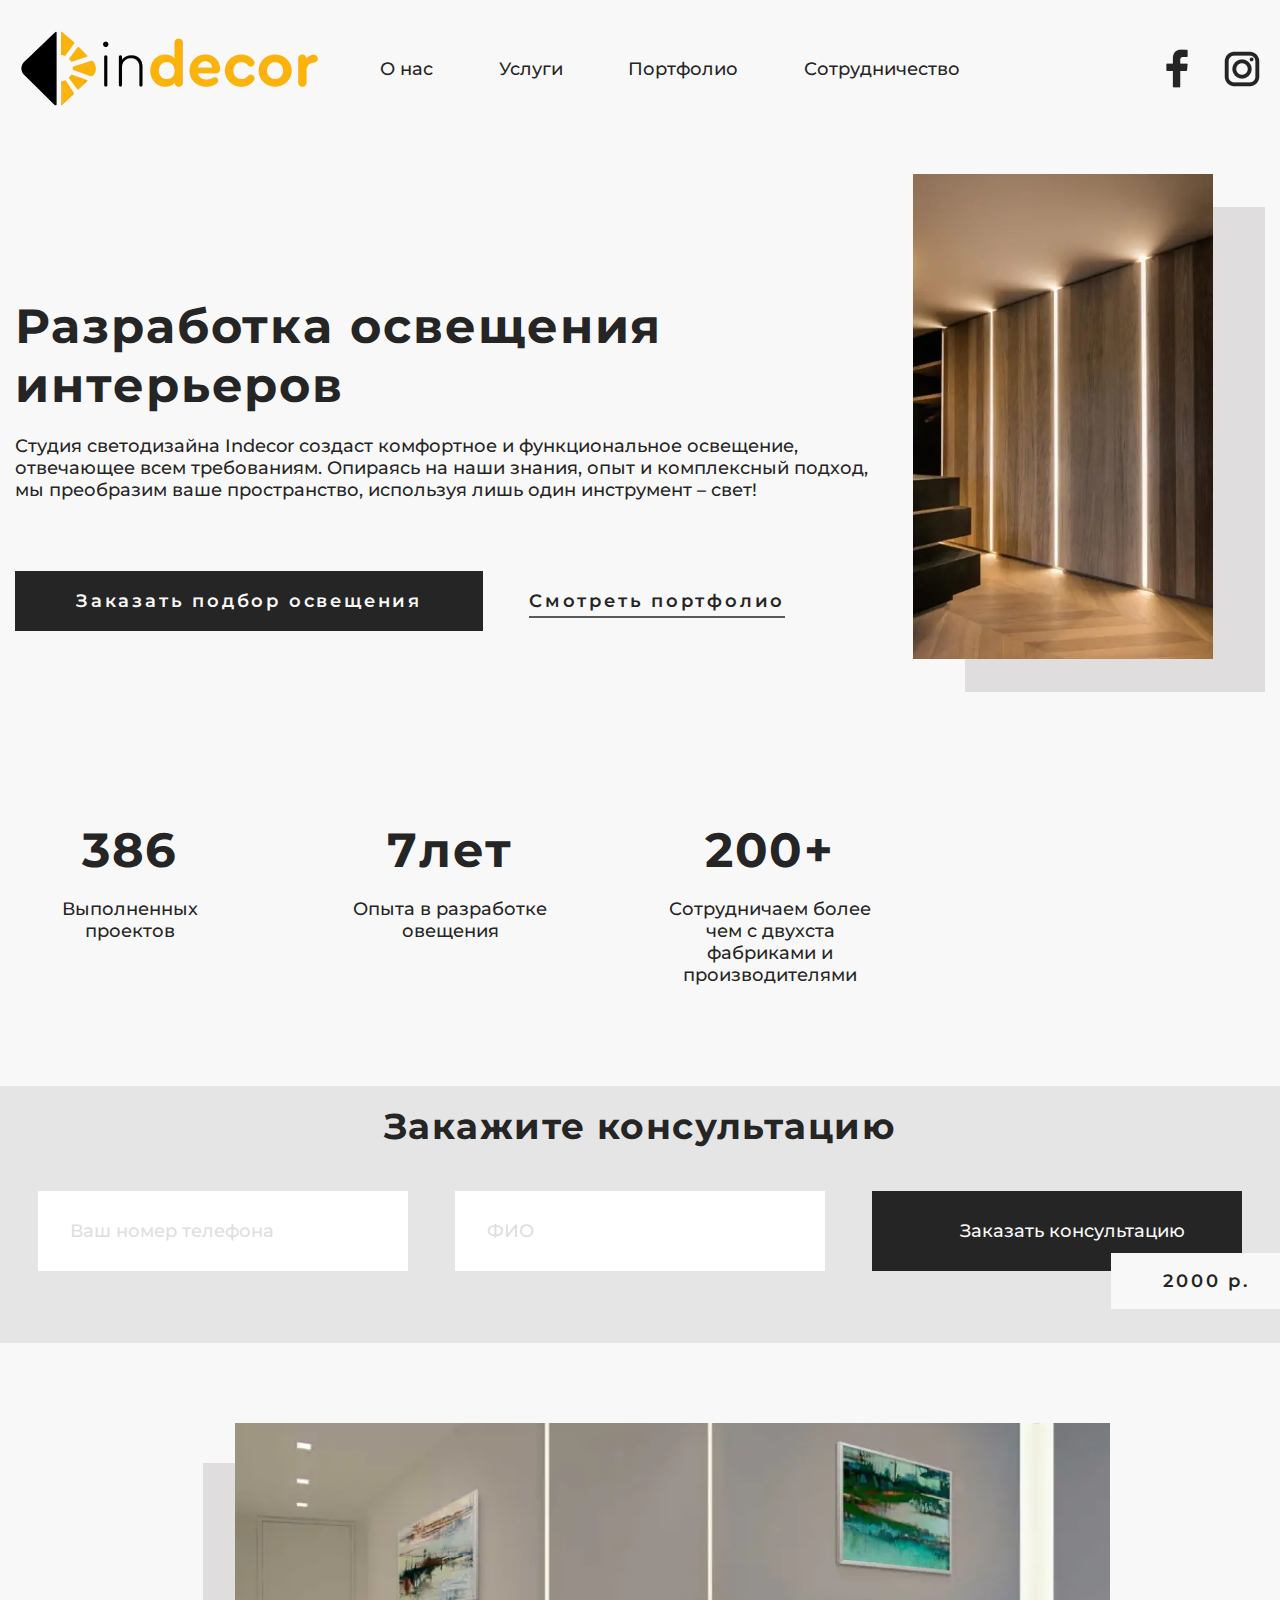
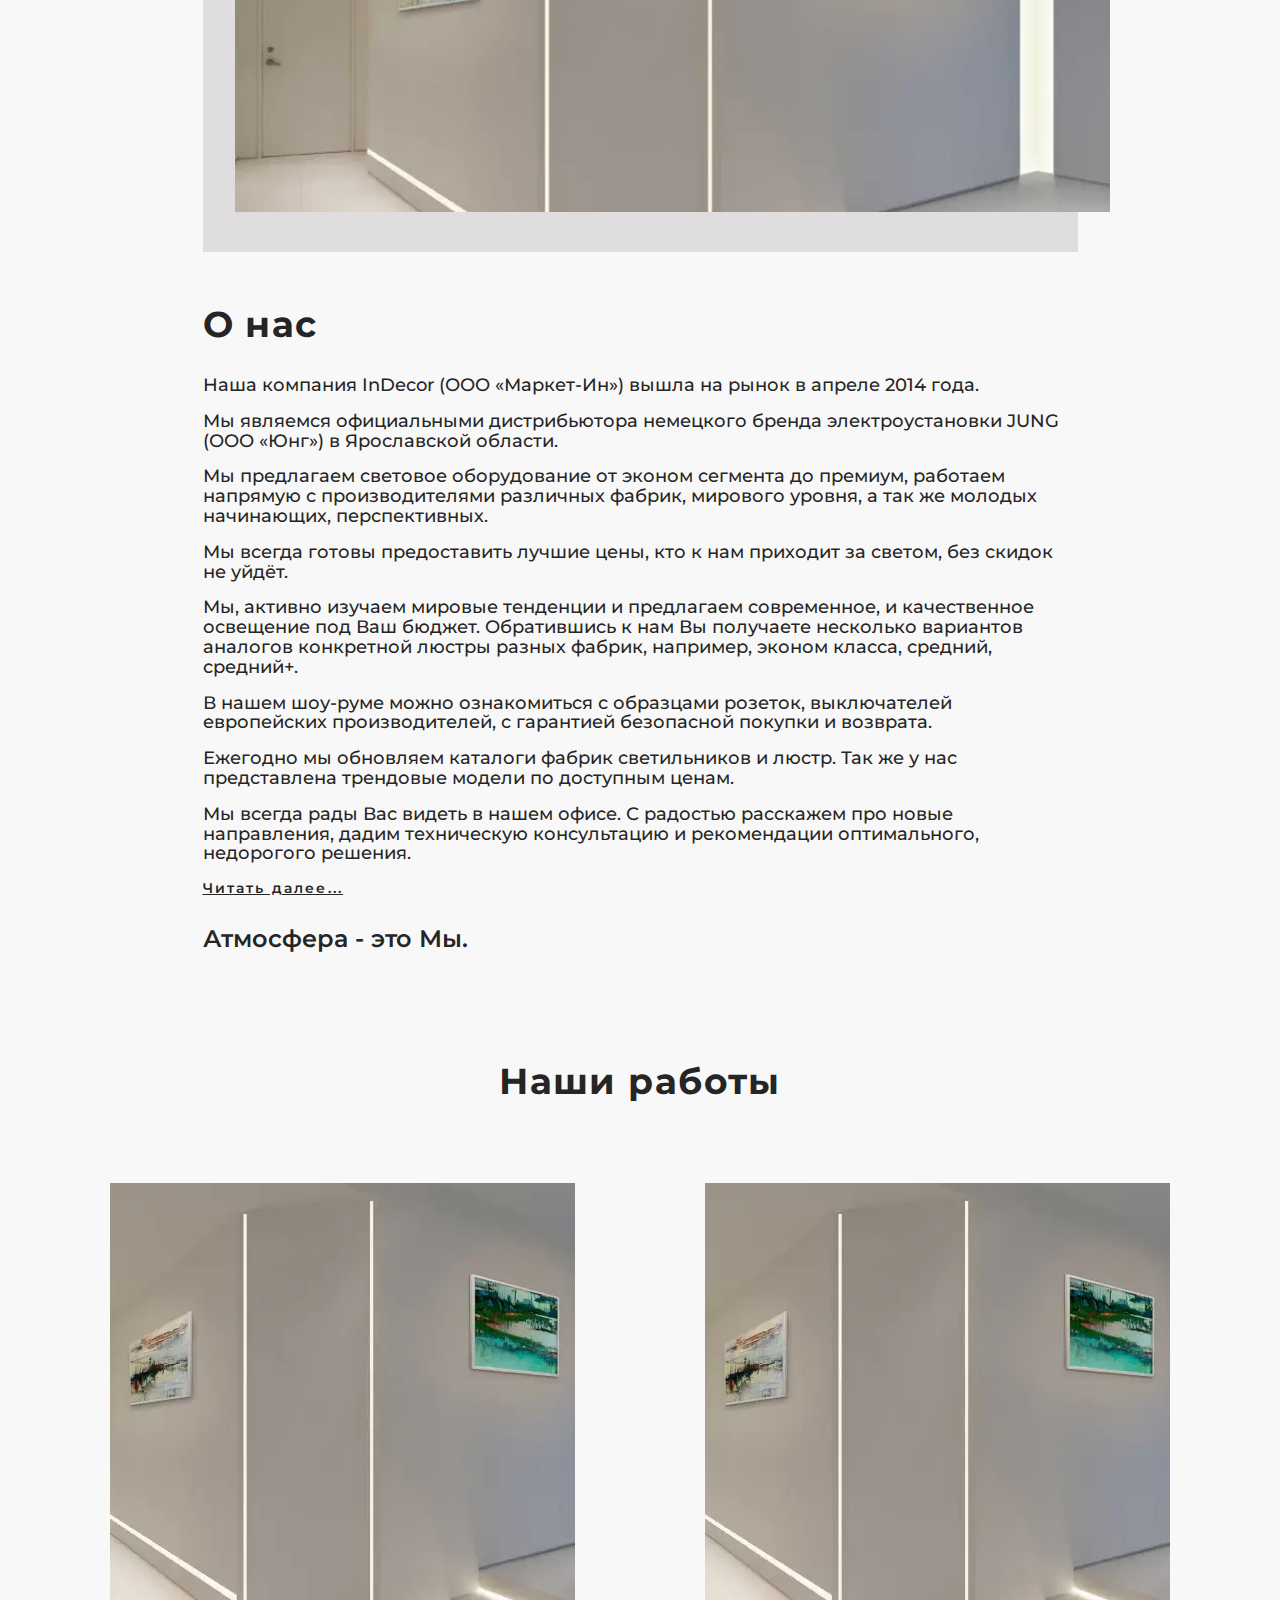
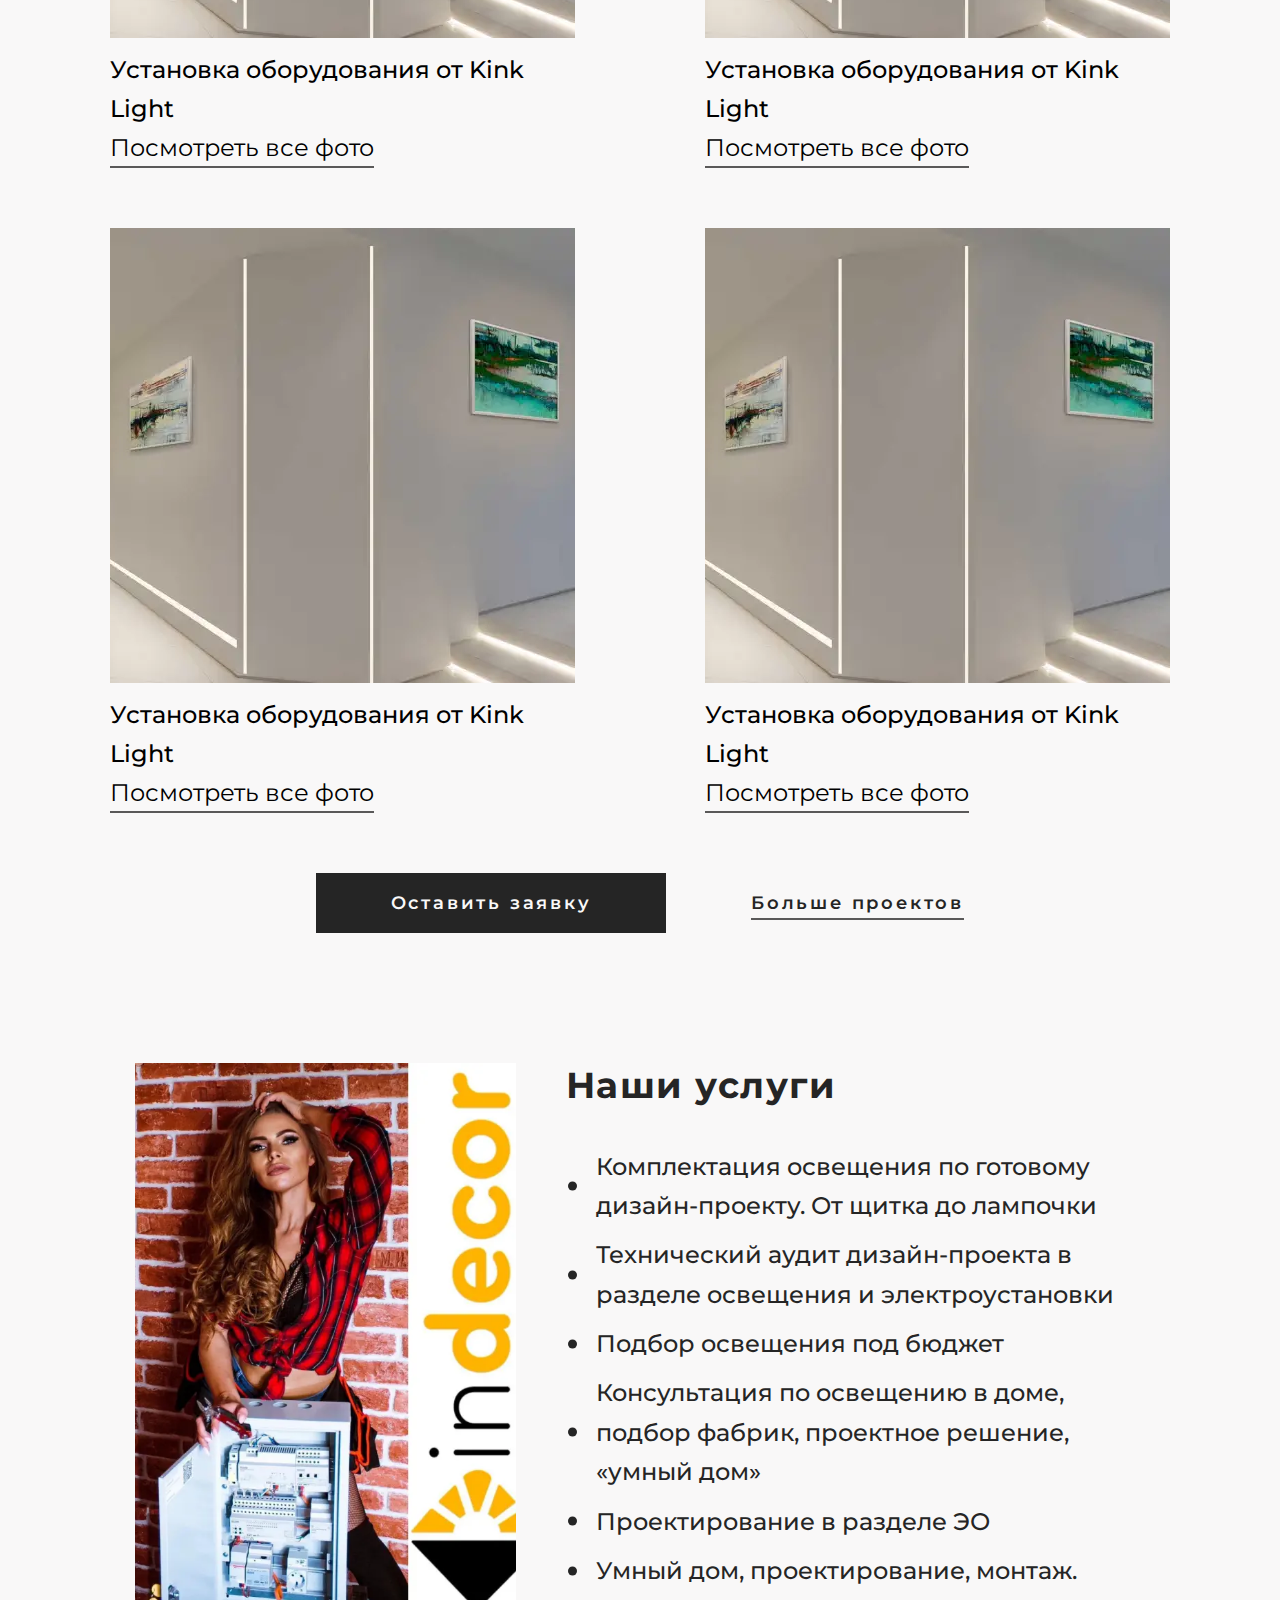
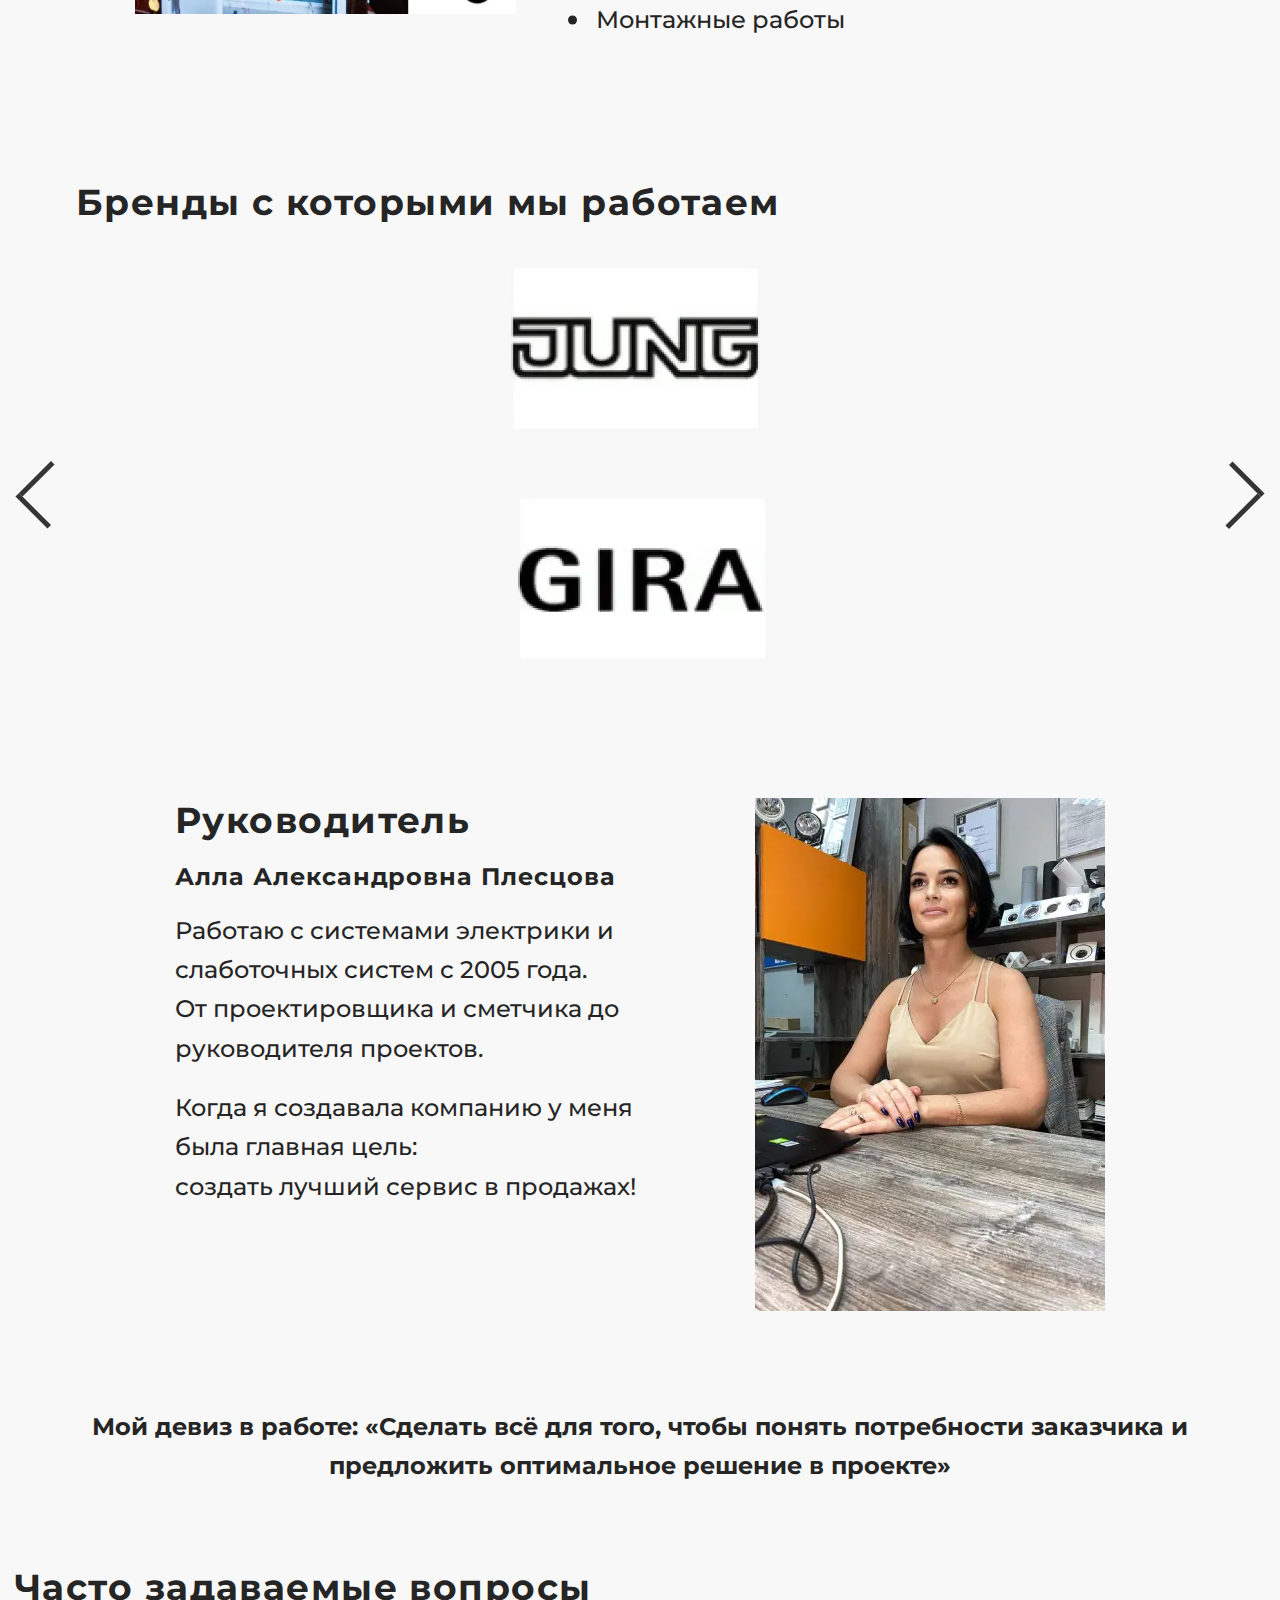
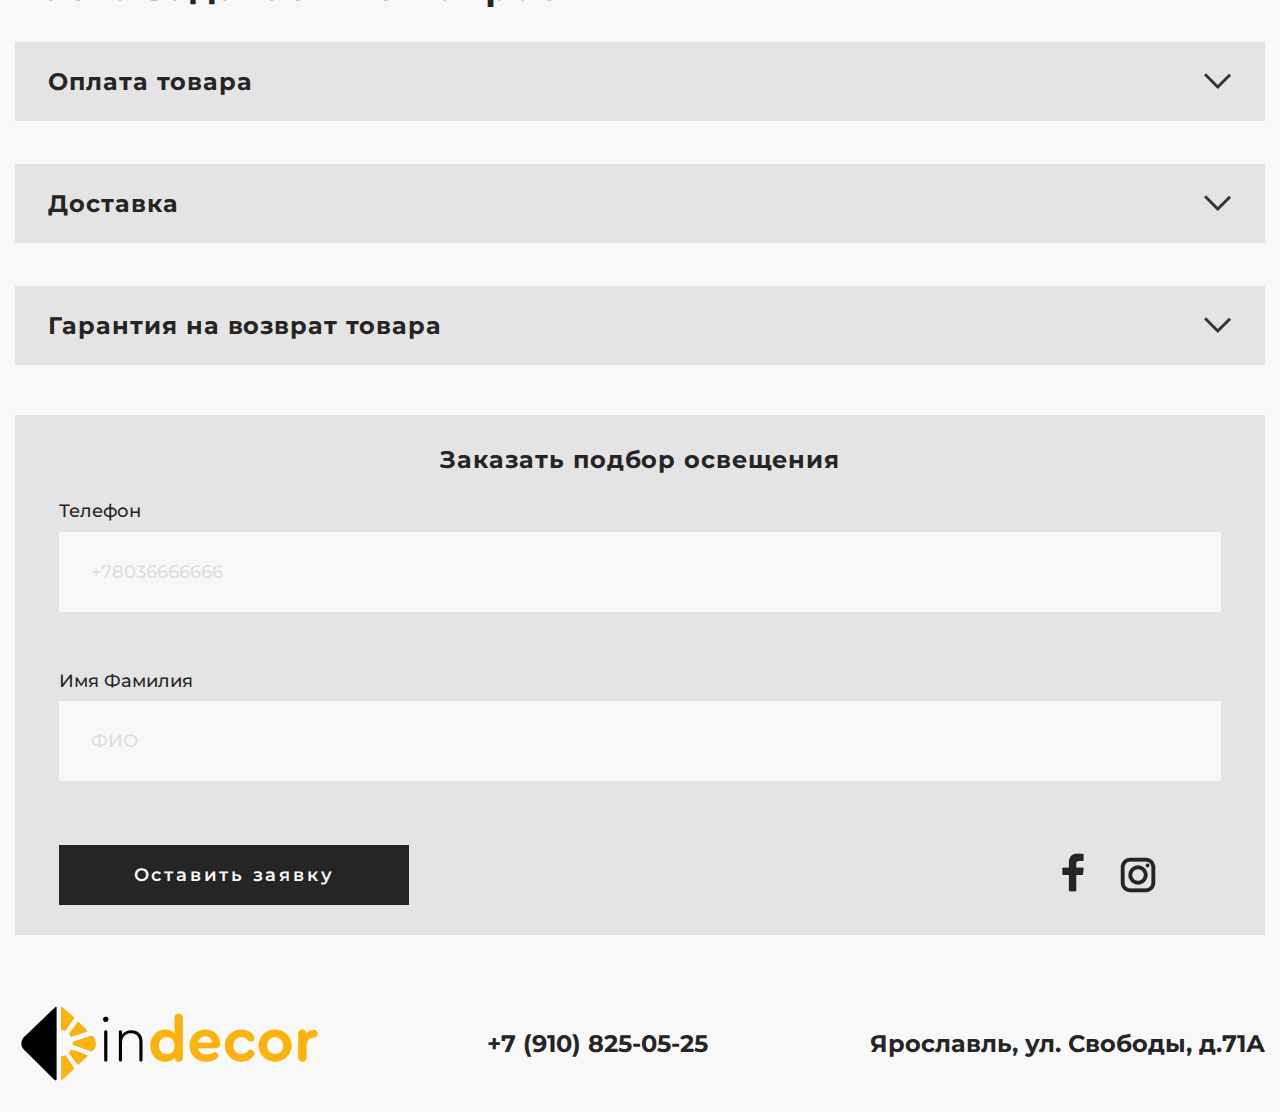
<file: index.html>
<!DOCTYPE html><html lang="zxx"><head>    <meta charset="UTF-8">    <meta name="viewport" content="width=device-width, initial-scale=1.0">    <link rel="stylesheet" href="css/style.min.css">    <link rel="shortcut icon" href="favicon.ico" type="image/x-icon">    <title>indecor</title></head><body>    <div class="wrapper">        <div class="content">            <header class="header">    <div class="container">        <div class="header-body">            <a href="./index.html" class="header-body__logo">                <picture><source srcset="./img/logo.webp" type="image/webp"><img src="./img/logo.png" alt=""></picture>                               </a>                            <div class="header-body__nav">                    <a href="#about" class="header-body__nav-link">О нас</a>                    <a href="#services" class="header-body__nav-link">Услуги</a>                    <a href="#portfolio" class="header-body__nav-link">Портфолио</a>                    <a href="./cooperation.html" class="header-body__nav-link">Сотрудничество</a>                </div>                                    <div class="header-body__social">                <a href="" class="header-body__social-item"><picture><source srcset="./img/icons/header/fb.webp" type="image/webp"><img src="./img/icons/header/fb.png" alt=""></picture></a>                <a href="" class="header-body__social-item"><picture><source srcset="./img/icons/header/inst.webp" type="image/webp"><img src="./img/icons/header/inst.png" alt=""></picture></a>            </div>            <div class="header-body__btn"><span></span></div>        </div>    </div></header>            <div class="main">    <div class="container">        <div class="main-body">            <div class="main-content">                <div class="main-content__title">                    Разработка освещения интерьеров                </div>                <div class="main-content__descr">                    Студия светодизайна  Indecor создаст комфортное и функциональное освещение, отвечающее всем требованиям. Опираясь на наши знания, опыт и комплексный подход, мы преобразим ваше пространство, используя лишь один инструмент – свет!                </div>                <div class="main-content__btns">                    <a href="" class="main-content__btns-item">Заказать подбор освещения</a>                    <a href="" class="main-content__btns-item">Смотреть портфолио</a>                </div>                <div class="main-content__stats">                    <div class="main-content__stats-item">                        <span>386</span>                        Выполненных проектов                    </div>                    <div class="main-content__stats-item">                        <span>7лет</span>                        Опыта в разработке овещения                    </div>                    <div class="main-content__stats-item">                        <span>200+</span>                        Сотрудничаем более чем с двухста фабриками и производителями                    </div>                </div>            </div>            <div class="main-img">                <picture><source srcset="./img/main/img.webp" type="image/webp"><img src="./img/main/img.jpg" alt=""></picture>            </div>        </div>    </div></div>            <div class="toorder">    <div class="container">        <div class="toorder__title">            Закажите консультацию        </div>        <div class="toorder-body">            <input class="toorder-body__item" placeholder="Ваш номер телефона">            <input class="toorder-body__item" placeholder="ФИО">            <a href="" class="toorder-body__item">                Заказать консультацию                <span>2000 р.</span>            </a>        </div>    </div></div>            <div class="about" id="about">    <div class="container">        <div class="about-body">            <div class="about-body__img">                <picture><source srcset="./img/about/img.webp" type="image/webp"><img src="./img/about/img.jpg" alt=""></picture>            </div>            <div class="about-body__stats">                <div class="about-body__stats-title">                    О нас                </div>                <div class="about-body__stats-text">                    <p class="paragraph">Наша компания InDecor (ООО «Маркет-Ин») вышла на рынок в апреле 2014 года.</p>                     <p class="paragraph">Мы являемся официальными дистрибьютора немецкого бренда электроустановки JUNG (ООО «Юнг») в Ярославской области.</p>                    <p class="paragraph">Мы предлагаем световое оборудование  от эконом сегмента до премиум, работаем напрямую с производителями различных фабрик, мирового уровня, а так же молодых начинающих, перспективных. </p>                    <p class="paragraph">Мы всегда готовы предоставить лучшие цены, кто к нам приходит за светом, без скидок не уйдёт.</p>                    <p class="paragraph">Мы, активно изучаем мировые тенденции и предлагаем современное, и качественное освещение под Ваш бюджет. Обратившись к нам Вы получаете несколько вариантов аналогов конкретной люстры разных фабрик, например, эконом класса, средний, средний+. </p>                    <p class="paragraph">В нашем шоу-руме можно ознакомиться с образцами розеток, выключателей европейских производителей, с гарантией безопасной покупки и возврата.</p>                    <p class="paragraph">Ежегодно мы обновляем каталоги фабрик светильников и люстр. Так же у нас представлена трендовые модели по доступным ценам. </p>                    <p class="paragraph">Мы всегда рады Вас видеть в нашем офисе. С радостью расскажем про новые направления, дадим техническую консультацию и рекомендации оптимального, недорогого решения.</p>                    <a id="readMoreBtn" href="#">Читать далее...</a>                </div>                <div class="about-body__stats-subtitle">                    Атмосфера - это Мы.                </div>            </div>        </div>    </div></div>            <div class="portfolio" id="portfolio">    <div class="container">        <div class="portfolio__title">            Наши работы        </div>        <div class="portfolio-body">            <div class="portfolio-body__item">                <picture><source srcset="./img/portfoio/img.webp" type="image/webp"><img src="./img/portfoio/img.jpg" alt=""></picture>                <div class="portfolio-body__item-title">                    Установка оборудования от Kink Light                </div>                <a href="./img/portfoio/img.jpg" data-fslightbox class="portfolio-body__all">Посмотреть все фото</a>            </div>            <div class="portfolio-body__item">                <picture><source srcset="./img/portfoio/img.webp" type="image/webp"><img src="./img/portfoio/img.jpg" alt=""></picture>                <div class="portfolio-body__item-title">                    Установка оборудования от Kink Light                </div>                <a href="./img/portfoio/img.jpg" data-fslightbox class="portfolio-body__all">Посмотреть все фото</a>            </div>            <div class="portfolio-body__item">                <picture><source srcset="./img/portfoio/img.webp" type="image/webp"><img src="./img/portfoio/img.jpg" alt=""></picture>                <div class="portfolio-body__item-title">                    Установка оборудования от Kink Light                </div>                <a href="./img/portfoio/img.jpg" data-fslightbox class="portfolio-body__all">Посмотреть все фото</a>            </div>            <div class="portfolio-body__item">                <picture><source srcset="./img/portfoio/img.webp" type="image/webp"><img src="./img/portfoio/img.jpg" alt=""></picture>                <div class="portfolio-body__item-title">                    Установка оборудования от Kink Light                </div>                <a href="./img/portfoio/img.jpg" data-fslightbox class="portfolio-body__all">Посмотреть все фото</a>            </div>        </div>        <div class="portfolio-btns">            <a href="" class="portfolio-btns__item">                Оставить заявку            </a>            <a href="" class="portfolio-btns__item">                Больше проектов            </a>        </div>    </div></div>            <div class="services" id="services">    <div class="container">        <div class="services-body">            <div class="services-body__img">                <picture><source srcset="./img/services/img.webp" type="image/webp"><img src="./img/services/img.jpg" alt=""></picture>            </div>            <div class="services-body__list">                <div class="services-body__list-title">                    Наши услуги                </div>                <ul>                    <li>Комплектация освещения по готовому дизайн-проекту. От щитка до лампочки</li>                    <li>Технический аудит дизайн-проекта в разделе освещения и электроустановки</li>                    <li>Подбор освещения под бюджет</li>                    <li>Консультация по освещению в доме, подбор фабрик, проектное решение, «умный дом»</li>                    <li>Проектирование в разделе ЭО</li>                    <li>Умный дом, проектирование, монтаж.</li>                    <li>Монтажные работы</li>                </ul>            </div>        </div>    </div></div>            <div class="brands">    <div class="container">        <div class="brands__title">            Бренды с которыми мы работаем        </div>        <div class="brands-slider">            <div class="swiper">                <div class="swiper-wrapper grid-container">                    <div class="swiper-slide">                        <div class="brands-slider__item"><picture><source srcset="./img/slider/img01.webp" type="image/webp"><img src="./img/slider/img01.png" alt=""></picture></div>                        <div class="brands-slider__item"><picture><source srcset="./img/slider/img02.webp" type="image/webp"><img src="./img/slider/img02.png" alt=""></picture></div>                    </div>                    <div class="swiper-slide">                        <div class="brands-slider__item"><picture><source srcset="./img/slider/img03.webp" type="image/webp"><img src="./img/slider/img03.png" alt=""></picture></div>                        <div class="brands-slider__item"><picture><source srcset="./img/slider/img04.webp" type="image/webp"><img src="./img/slider/img04.png" alt=""></picture></div>                    </div>                    <div class="swiper-slide">                        <div class="brands-slider__item"><picture><source srcset="./img/slider/img05.webp" type="image/webp"><img src="./img/slider/img05.png" alt=""></picture></div>                        <div class="brands-slider__item"><picture><source srcset="./img/slider/img06.webp" type="image/webp"><img src="./img/slider/img06.png" alt=""></picture></div>                    </div>                </div>                <div class="swiper-button-prev">                    <svg width="40" height="68" viewBox="0 0 40 68" fill="none" xmlns="http://www.w3.org/2000/svg">                        <line x1="37.7678" y1="1.76777" x2="5.76777" y2="33.7678" stroke="#353535" stroke-width="5"/>                        <line x1="34.2322" y1="65.7678" x2="2.23224" y2="33.7678" stroke="#353535" stroke-width="5"/>                        </svg>                    </div>                <div class="swiper-button-next">                    <svg width="40" height="68" viewBox="0 0 40 68" fill="none" xmlns="http://www.w3.org/2000/svg">                        <line x1="2.23223" y1="66.2322" x2="34.2322" y2="34.2322" stroke="#353535" stroke-width="5"/>                        <line x1="5.76777" y1="2.23223" x2="37.7678" y2="34.2322" stroke="#353535" stroke-width="5"/>                    </svg>                </div>            </div>        </div>    </div></div>            <div class="boss">    <div class="container">        <div class="boss-body">            <div class="boss-body__info">                <div class="boss-body__info-pos">Руководитель</div>                <div class="boss-body__info-name">Алла Александровна Плесцова</div>                <div class="boss-body__info-desc">                    <p>Работаю с системами электрики и слаботочных систем с 2005 года. <br> От проектировщика и сметчика до руководителя проектов.</p>                    <p>Когда я создавала компанию у меня была главная цель: <br> создать лучший сервис в продажах!</p>                </div>            </div>            <div class="boss-body__img">                <picture><source srcset="./img/boss/img.webp" type="image/webp"><img src="./img/boss/img.jpg" alt=""></picture>            </div>        </div>        <div class="boss__quot">            Мой девиз в работе: «Сделать всё для того, чтобы понять потребности заказчика и предложить оптимальное решение в проекте»        </div>    </div></div>            <div class="faq">    <div class="container">        <div class="faq-body">            <div class="faq-col">                <div class="faq-col__title">                    Часто задаваемые вопросы                </div>                <div class="faq-col__items one">                    <div class="faq-col__items-item">                        <div class="spoiler__btn">                            Оплата товара                        </div>                        <div class="spoiler__content">                            Оплата производится наличными или безналичным расчетом                        </div>                    </div>                    <div class="faq-col__items-item">                        <div class="spoiler__btn">                            Доставка                        </div>                        <div class="spoiler__content">                            Оплата производится наличными или безналичным расчетом                        </div>                    </div>                    <div class="faq-col__items-item">                        <div class="spoiler__btn">                            Гарантия на возврат товара                        </div>                        <div class="spoiler__content">                            Оплата производится наличными или безналичным расчетом                        </div>                    </div>                </div>            </div>            <div class="faq-col">                <div class="faq-col__form">                    <div class="faq-col__form-title">                        Заказать подбор освещения                    </div>                    <div class="faq-col__form-body">                        <div class="faq-col__form-item">                            <span>Телефон</span>                            <input type="text" placeholder="+78036666666">                        </div>                        <div class="faq-col__form-item">                            <span>Имя Фамилия</span>                            <input type="text" placeholder="ФИО">                        </div>                    </div>                    <div class="faq-col__form-bottom">                        <input type="submit" value="Оставить заявку" class="faq-col__form-btn">                        <div class="faq-col__form-social">                            <a href=""><picture><source srcset="./img/icons/header/fb.webp" type="image/webp"><img src="./img/icons/header/fb.png" alt=""></picture></a>                            <a href=""><picture><source srcset="./img/icons/header/inst.webp" type="image/webp"><img src="./img/icons/header/inst.png" alt=""></picture></a>                        </div>                    </div>                </div>            </div>        </div>    </div></div>        </div>        <footer class="footer">    <div class="container">        <div class="footer-body">            <div class="footer-body__logo">                <picture><source srcset="./img/logo.webp" type="image/webp"><img src="./img/logo.png" alt=""></picture>            </div>            <a href="tel:+79108250525" class="footer-body__tel">+7 (910) 825-05-25</a>            <div class="footer-body__address">Ярославль, ул. Свободы, д.71А</div>        </div>    </div></footer>    </div>    <script src="https://code.jquery.com/jquery-3.5.1.js" integrity="sha256-QWo7LDvxbWT2tbbQ97B53yJnYU3WhH/C8ycbRAkjPDc=" crossorigin="anonymous"></script><script src="js/script.min.js"></script></body></html>
</file>
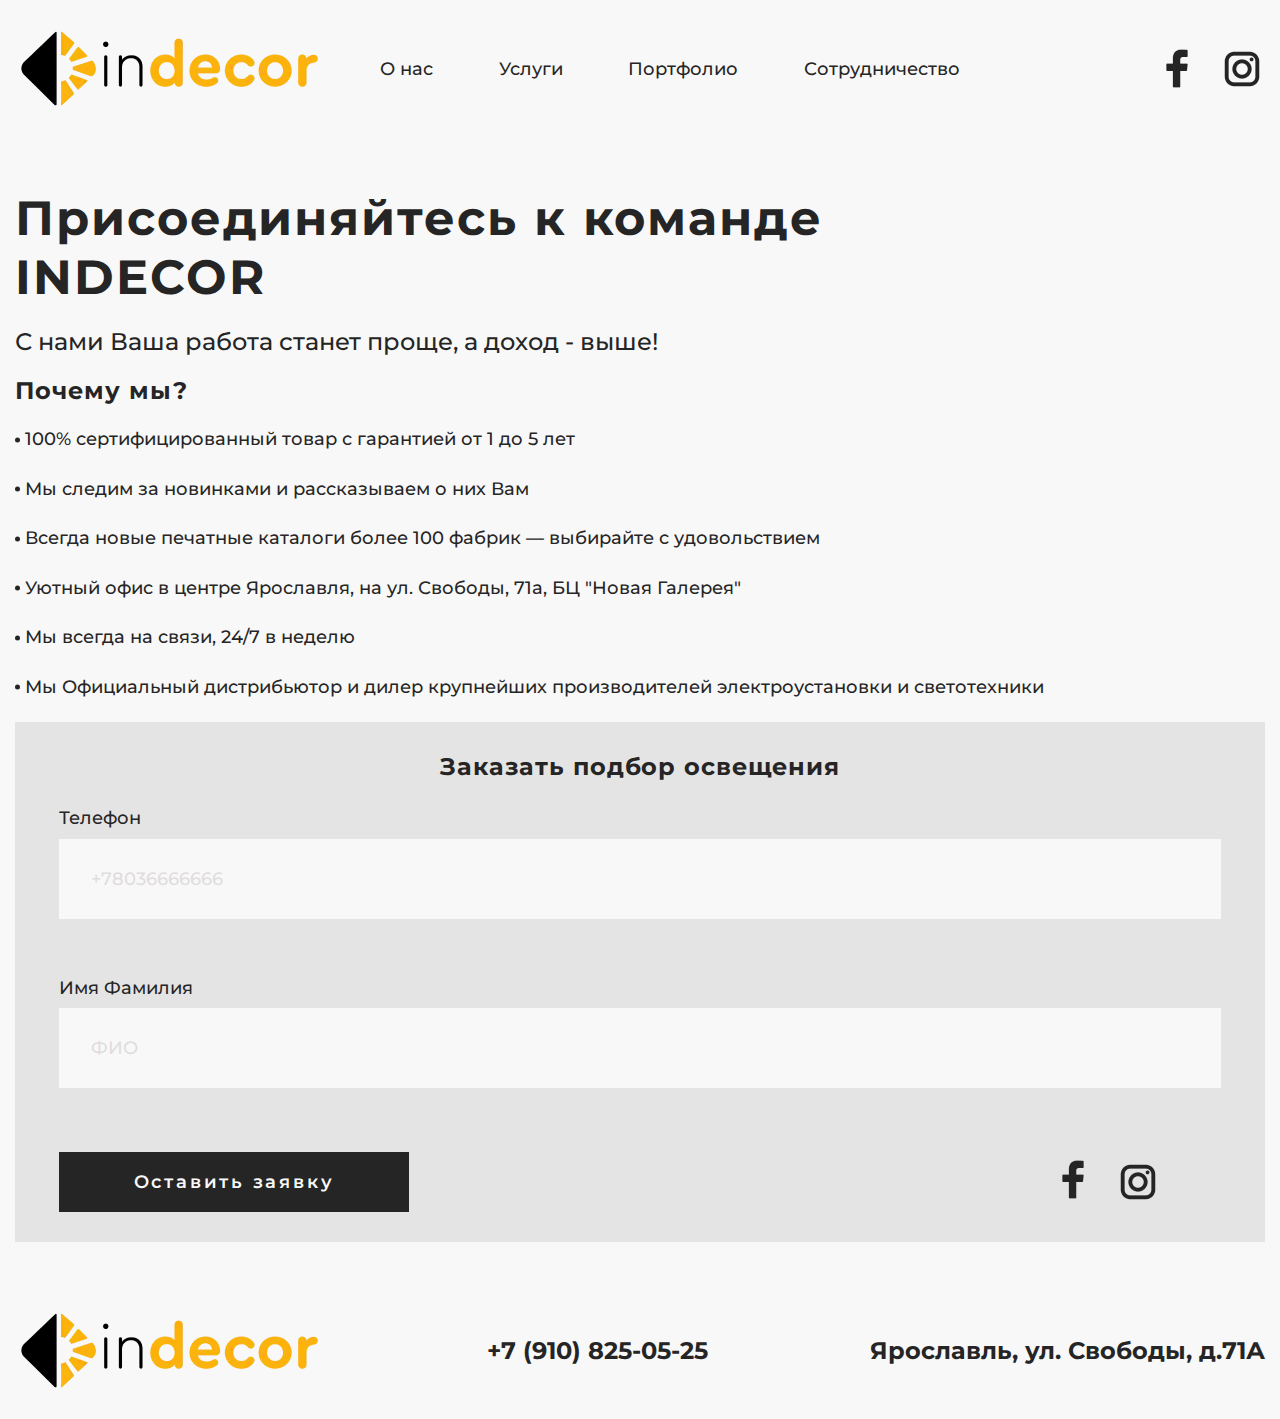
<file: cooperation.html>
<!DOCTYPE html><html lang="zxx"><head>    <meta charset="UTF-8">    <meta name="viewport" content="width=device-width, initial-scale=1.0">    <link rel="stylesheet" href="css/style.min.css">    <link rel="shortcut icon" href="favicon.ico" type="image/x-icon">    <title>indecor</title></head><body>    <div class="wrapper">        <div class="content">            <header class="header">    <div class="container">        <div class="header-body">            <a href="./index.html" class="header-body__logo">                <picture><source srcset="./img/logo.webp" type="image/webp"><img src="./img/logo.png" alt=""></picture>                               </a>                                        <div class="header-body__nav">                    <a href="./index.html" class="header-body__nav-link">О нас</a>                    <a href="./index.html" class="header-body__nav-link">Услуги</a>                    <a href="./index.html" class="header-body__nav-link">Портфолио</a>                    <a href="./cooperation.html" class="header-body__nav-link">Сотрудничество</a>                </div>                        <div class="header-body__social">                <a href="" class="header-body__social-item"><picture><source srcset="./img/icons/header/fb.webp" type="image/webp"><img src="./img/icons/header/fb.png" alt=""></picture></a>                <a href="" class="header-body__social-item"><picture><source srcset="./img/icons/header/inst.webp" type="image/webp"><img src="./img/icons/header/inst.png" alt=""></picture></a>            </div>            <div class="header-body__btn"><span></span></div>        </div>    </div></header>            <div class="join">    <div class="container">        <div class="join-body">            <div class="join-col">                <div class="join-col__title">                    Присоединяйтесь к команде <br> INDECOR                </div>                <div class="join-col__subtitle">                    С нами Ваша работа станет проще, а доход - выше!                </div>                <div class="join-col__why">                    <div class="join-col__why-title">                        Почему мы?                    </div>                    <div class="join-col__why-list">                        <ul>                            <li>100% сертифицированный товар с гарантией от 1 до 5 лет</li>                            <li>Мы следим за новинками и рассказываем о них Вам</li>                            <li>Всегда новые печатные каталоги более 100 фабрик — выбирайте с удовольствием</li>                            <li>Уютный офис в центре Ярославля, на ул. Свободы, 71а, БЦ "Новая Галерея"</li>                            <li>Мы всегда на связи, 24/7 в неделю</li>                            <li>Мы Официальный дистрибьютор и дилер крупнейших производителей электроустановки и светотехники</li>                        </ul>                    </div>                </div>            </div>            <div class="join-col">                <div class="faq-col__form">                    <div class="faq-col__form-title">                        Заказать подбор освещения                    </div>                    <div class="faq-col__form-body">                        <div class="faq-col__form-item">                            <span>Телефон</span>                            <input type="text" placeholder="+78036666666">                        </div>                        <div class="faq-col__form-item">                            <span>Имя Фамилия</span>                            <input type="text" placeholder="ФИО">                        </div>                    </div>                    <div class="faq-col__form-bottom">                        <input type="submit" value="Оставить заявку" class="faq-col__form-btn">                        <div class="faq-col__form-social">                            <a href=""><picture><source srcset="./img/icons/header/fb.webp" type="image/webp"><img src="./img/icons/header/fb.png" alt=""></picture></a>                            <a href=""><picture><source srcset="./img/icons/header/inst.webp" type="image/webp"><img src="./img/icons/header/inst.png" alt=""></picture></a>                        </div>                    </div>                </div>            </div>        </div>    </div></div>        </div>        <footer class="footer">    <div class="container">        <div class="footer-body">            <div class="footer-body__logo">                <picture><source srcset="./img/logo.webp" type="image/webp"><img src="./img/logo.png" alt=""></picture>            </div>            <a href="tel:+79108250525" class="footer-body__tel">+7 (910) 825-05-25</a>            <div class="footer-body__address">Ярославль, ул. Свободы, д.71А</div>        </div>    </div></footer>    </div>    <script src="https://code.jquery.com/jquery-3.5.1.js" integrity="sha256-QWo7LDvxbWT2tbbQ97B53yJnYU3WhH/C8ycbRAkjPDc=" crossorigin="anonymous"></script><script src="js/script.min.js"></script></body></html>
</file>
<file: css/style.min.css>
@import url(https://fonts.googleapis.com/css?family=Montserrat:100,100italic,200,200italic,300,300italic,regular,italic,500,500italic,600,600italic,700,700italic,800,800italic,900,900italic&display=swap&subset=cyrillic-ext);@font-face{font-family:MyriadPro-Regular;font-display:swap;src:url(../fonts/MyriadPro-Regular.woff) format("woff"),url(../fonts/MyriadPro-Regular.woff2) format("woff2");font-weight:400;font-style:normal}*{padding:0;margin:0;border:0}*,:after,:before{-webkit-box-sizing:border-box;box-sizing:border-box}:active,:focus{outline:0}a:active,a:focus{outline:0}aside,footer,header,nav{display:block}body,html{height:100%;width:100%;font-size:100%;line-height:1;font-size:14px;-ms-text-size-adjust:100%;-moz-text-size-adjust:100%;-webkit-text-size-adjust:100%}button,input,textarea{font-family:inherit}input::-ms-clear{display:none}button{cursor:pointer}button::-moz-focus-inner{padding:0;border:0}a,a:visited{text-decoration:none}a:hover{text-decoration:none}ul li{list-style:none}img{vertical-align:top}h1,h2,h3,h4,h5,h6{font-size:inherit;font-weight:400}.header{margin:30px 0 0 0}.header-body{display:-webkit-box;display:-ms-flexbox;display:flex;-webkit-box-align:center;-ms-flex-align:center;align-items:center}.header-body__logo{display:block;-webkit-box-flex:0;-ms-flex:0 0 309px;flex:0 0 309px;margin:0 226px 0 0}.header-body__logo img{width:100%;height:100%;-o-object-fit:contain;object-fit:contain;-o-object-position:left;object-position:left}.header-body__nav{-webkit-box-flex:0;-ms-flex:0 0 680px;flex:0 0 680px;display:-webkit-box;display:-ms-flexbox;display:flex;-webkit-box-align:center;-ms-flex-align:center;align-items:center;-webkit-box-pack:justify;-ms-flex-pack:justify;justify-content:space-between;margin:0 auto 0 0;-webkit-transition:all .5s ease;-o-transition:all .5s ease;transition:all .5s ease}.header-body__nav.active{-webkit-transform:translate(0);-ms-transform:translate(0);transform:translate(0)}.header-body__nav.active .header-body__nav-link{color:#fff}.header-body__nav-link{font-family:Montserrat;font-style:normal;font-weight:500;font-size:18px;line-height:22px;color:#252525;-webkit-transition:all .3s ease;-o-transition:all .3s ease;transition:all .3s ease}.header-body__nav-link:hover{color:#858585}.header-body__social{display:-webkit-box;display:-ms-flexbox;display:flex;-webkit-box-align:center;-ms-flex-align:center;align-items:center}.header-body__social-item{-webkit-box-flex:0;-ms-flex:0 0 46px;flex:0 0 46px;max-height:46px}.header-body__social-item:first-child{margin:0 22px 0 0;-webkit-box-flex:0;-ms-flex:0 0 40px;flex:0 0 40px;max-height:41px}.header-body__social-item img{width:100%;height:100%;-o-object-fit:contain;object-fit:contain;-o-object-position:center;object-position:center}.header-body__btn{cursor:pointer;width:25px;height:20px;margin:0 0 0 40px}.header-body__btn.active span{-webkit-transform:rotate(45deg) translate(6px,8px);-ms-transform:rotate(45deg) translate(6px,8px);transform:rotate(45deg) translate(6px,8px);background-color:#fff}.header-body__btn.active span::before{opacity:0}.header-body__btn.active span::after{background-color:#fff;-webkit-transform:rotate(-90deg) translate(18px,0);-ms-transform:rotate(-90deg) translate(18px,0);transform:rotate(-90deg) translate(18px,0)}.header-body__btn span{display:block;width:100%;height:2px;background-color:#252525;position:relative;-webkit-transition:all .4s ease;-o-transition:all .4s ease;transition:all .4s ease}.header-body__btn span::before{-webkit-transition:all .4s ease;-o-transition:all .4s ease;transition:all .4s ease;content:'';display:block;position:absolute;width:100%;height:2px;background-color:#252525;top:9px}.header-body__btn span::after{-webkit-transition:all .4s ease;-o-transition:all .4s ease;transition:all .4s ease;content:'';display:block;position:absolute;width:100%;height:2px;background-color:#252525;top:18px}.footer{margin:70px 0 30px 0}.footer-body{display:-webkit-box;display:-ms-flexbox;display:flex;-webkit-box-pack:justify;-ms-flex-pack:justify;justify-content:space-between;-webkit-box-align:center;-ms-flex-align:center;align-items:center}.footer-body__logo{-webkit-box-flex:0;-ms-flex:0 0 309px;flex:0 0 309px}.footer-body__logo img{width:100%;height:100%;-o-object-fit:contain;object-fit:contain;-o-object-position:left;object-position:left}.footer-body__tel{font-family:Montserrat;font-style:normal;font-weight:700;font-size:24px;line-height:29px;color:#252525;-webkit-transition:all .3s ease;-o-transition:all .3s ease;transition:all .3s ease}.footer-body__tel:hover{color:#858585}.footer-body__address{font-family:Montserrat;font-style:normal;font-weight:700;font-size:24px;line-height:29px;color:#252525}.main{margin:100px 0 0 0}.main-body{display:-webkit-box;display:-ms-flexbox;display:flex;-webkit-box-pack:justify;-ms-flex-pack:justify;justify-content:space-between}.main-content__title{margin:90px 0 0 0;font-family:Montserrat;font-style:normal;font-weight:700;font-size:48px;line-height:59px;letter-spacing:.04em;color:#252525}.main-content__descr{font-family:Montserrat;font-style:normal;font-weight:500;font-size:18px;line-height:22px;color:#252525;max-width:890px;margin:20px 0 0 0}.main-content__btns{margin:70px 0 0 0;display:-webkit-box;display:-ms-flexbox;display:flex;-webkit-box-align:center;-ms-flex-align:center;align-items:center}.main-content__btns-item:nth-child(1){display:-webkit-box;display:-ms-flexbox;display:flex;-webkit-box-align:center;-ms-flex-align:center;align-items:center;-webkit-box-pack:center;-ms-flex-pack:center;justify-content:center;background:#252525;-webkit-box-flex:0;-ms-flex:0 0 468px;flex:0 0 468px;height:60px;font-family:Montserrat;font-style:normal;font-weight:600;font-size:18px;line-height:22px;letter-spacing:.155em;color:#f9f8f8;-webkit-transition:all .4s ease;-o-transition:all .4s ease;transition:all .4s ease}.main-content__btns-item:nth-child(1):hover{background:#3b3b3b}.main-content__btns-item:nth-child(2){font-family:Montserrat;font-style:normal;font-weight:600;font-size:18px;line-height:22px;letter-spacing:.155em;color:#252525;margin:0 0 0 46px;position:relative}.main-content__btns-item:nth-child(2):hover::after{-webkit-transform:translate(0,-3px);-ms-transform:translate(0,-3px);transform:translate(0,-3px)}.main-content__btns-item:nth-child(2)::after{content:'';position:absolute;left:0;bottom:-6px;width:100%;height:2px;background:#5a5959;-webkit-transition:all .4s ease;-o-transition:all .4s ease;transition:all .4s ease}.main-content__stats{margin:190px 0 0 0;display:-webkit-box;display:-ms-flexbox;display:flex;-webkit-box-pack:justify;-ms-flex-pack:justify;justify-content:space-between}.main-content__stats-item{width:230px;font-family:Montserrat;font-style:normal;font-weight:500;font-size:18px;line-height:22px;text-align:center;color:#252525}.main-content__stats-item span{display:block;font-family:Montserrat;font-style:normal;font-weight:700;font-size:48px;line-height:59px;letter-spacing:.04em;color:#252525;margin:0 0 18px 0}.main-img{-webkit-box-flex:0;-ms-flex:0 0 509px;flex:0 0 509px;width:509px;height:685px;position:relative;margin:0 0 0 80px}.main-img::before{position:absolute;content:'';display:block;width:100%;height:100%;background:#dfdddd}.main-img img{position:absolute;top:-33px;left:-52px;-o-object-fit:cover;object-fit:cover;-o-object-position:center;object-position:center;width:100%;height:100%}.toorder{margin:100px 0 0 0;padding:18px 0 72px;background-color:#e5e5e5}.toorder__title{font-family:Montserrat;font-style:normal;font-weight:700;font-size:36px;line-height:44px;letter-spacing:.04em;color:#252525;text-align:center}.toorder-body{margin:43px 0 0 0;display:-webkit-box;display:-ms-flexbox;display:flex;-ms-flex-pack:distribute;justify-content:space-around}.toorder-body__item{-webkit-box-flex:0;-ms-flex:0 1 400px;flex:0 1 400px;height:80px;display:-webkit-box;display:-ms-flexbox;display:flex;-webkit-box-align:center;-ms-flex-align:center;align-items:center;padding:0 0 0 32px;font-family:Montserrat;font-style:normal;font-weight:500;font-size:18px;line-height:22px;color:#252525}.toorder-body__item::-webkit-input-placeholder{color:#dfdddd}.toorder-body__item::-moz-placeholder{color:#dfdddd}.toorder-body__item:-ms-input-placeholder{color:#dfdddd}.toorder-body__item::-ms-input-placeholder{color:#dfdddd}.toorder-body__item::placeholder{color:#dfdddd}.toorder-body__item:last-child{background:#252525;color:#f9f8f8;-webkit-box-pack:center;-ms-flex-pack:center;justify-content:center;position:relative}.toorder-body__item:last-child span{position:absolute;right:-61px;bottom:-38px;display:-webkit-box;display:-ms-flexbox;display:flex;-webkit-box-align:center;-ms-flex-align:center;align-items:center;-webkit-box-pack:center;-ms-flex-pack:center;justify-content:center;width:192px;height:56px;background:#f9f8f8;font-family:Montserrat;font-style:normal;font-weight:600;font-size:18px;line-height:22px;letter-spacing:.155em;color:#252525}.about{padding:120px 0 0 0}.about-body{display:-webkit-box;display:-ms-flexbox;display:flex;-webkit-box-pack:justify;-ms-flex-pack:justify;justify-content:space-between}.about-body__img{-webkit-box-flex:0;-ms-flex:0 0 auto;flex:0 0 auto;position:relative;width:846px;height:389px}.about-body__img img{width:100%;height:100%;-o-object-fit:cover;object-fit:cover;-o-object-position:center;object-position:center;-webkit-transform:translate(32px,-40px);-ms-transform:translate(32px,-40px);transform:translate(32px,-40px)}.about-body__img::before{content:'';display:block;width:100%;height:100%;position:absolute;background:#dfdddd}.about-body__stats{margin:-40px 0 0 135px}.about-body__stats-title{font-family:Montserrat;font-style:normal;font-weight:700;font-size:36px;line-height:44px;letter-spacing:.04em;color:#252525;margin:0 0 30px 0}.about-body__stats-text p{font-family:Montserrat;font-style:normal;font-weight:500;font-size:18px;line-height:110%;color:#252525;margin:0 0 16px 0}.about-body__stats-text p.hiden{display:none}.about-body__stats-text a{font-family:Montserrat;font-style:normal;font-weight:600;font-size:14px;line-height:17px;letter-spacing:.155em;color:#252525;text-decoration:underline}.about-body__stats-subtitle{margin:22px 0 0 0;font-family:Montserrat;font-style:normal;font-weight:600;font-size:24px;line-height:164.4%;color:#252525}.portfolio{padding:100px 0 0 0}.portfolio__title{font-family:Montserrat;font-style:normal;font-weight:700;font-size:36px;line-height:44px;letter-spacing:.04em;color:#252525;margin:0 0 80px 0;text-align:center}.portfolio-body{display:-webkit-box;display:-ms-flexbox;display:flex;-ms-flex-wrap:wrap;flex-wrap:wrap;padding:0 95px 0}.portfolio-body__item{-webkit-box-flex:0;-ms-flex:0 1 calc(50% - 65px);flex:0 1 calc(50% - 65px);overflow:hidden;margin:0 0 60px 0}.portfolio-body__item:nth-child(odd){margin:0 130px 60px 0}.portfolio-body__item img{width:100%;height:455px;-o-object-fit:cover;object-fit:cover;-o-object-position:center;object-position:center}.portfolio-body__item-title{font-family:Montserrat;font-style:normal;font-weight:500;font-size:24px;line-height:164.4%;color:#000;margin:12px 0 0 0}.portfolio-body__all{font-family:Montserrat;font-style:normal;font-weight:400;font-size:24px;line-height:164.4%;color:#000;margin:25px 0 0 0;position:relative}.portfolio-body__all:hover::after{-webkit-transform:translate(0,-3px);-ms-transform:translate(0,-3px);transform:translate(0,-3px)}.portfolio-body__all::after{content:'';display:block;width:100%;height:2px;background-color:#5a5959;position:absolute;bottom:-6px;-webkit-transition:all .4s ease;-o-transition:all .4s ease;transition:all .4s ease}.portfolio-btns{display:-webkit-box;display:-ms-flexbox;display:flex;-webkit-box-pack:center;-ms-flex-pack:center;justify-content:center;-webkit-box-align:center;-ms-flex-align:center;align-items:center}.portfolio-btns__item:nth-child(1){width:350px;height:60px;background:#252525;display:-webkit-box;display:-ms-flexbox;display:flex;-webkit-box-align:center;-ms-flex-align:center;align-items:center;-webkit-box-pack:center;-ms-flex-pack:center;justify-content:center;margin:0 85px 0 0;font-family:Montserrat;font-style:normal;font-weight:600;font-size:18px;line-height:22px;letter-spacing:.155em;color:#f9f8f8}.portfolio-btns__item:nth-child(2){font-family:Montserrat;font-style:normal;font-weight:600;font-size:18px;line-height:22px;letter-spacing:.155em;color:#252525;position:relative}.portfolio-btns__item:nth-child(2):hover::after{-webkit-transform:translate(0,-3px);-ms-transform:translate(0,-3px);transform:translate(0,-3px)}.portfolio-btns__item:nth-child(2)::after{content:'';display:block;width:100%;height:2px;background-color:#5a5959;position:absolute;bottom:-6px;-webkit-transition:all .4s ease;-o-transition:all .4s ease;transition:all .4s ease}.services{padding:130px 0 0 0}.services-body{padding:0 120px;display:-webkit-box;display:-ms-flexbox;display:flex;-webkit-box-pack:justify;-ms-flex-pack:justify;justify-content:space-between}.services-body__img{-webkit-box-flex:0;-ms-flex:0 0 auto;flex:0 0 auto;width:631px;height:801px}.services-body__img img{width:100%;height:100%;-o-object-fit:cover;object-fit:cover;-o-object-position:center;object-position:center}.services-body__list{margin:0 0 0 120px}.services-body__list ul{margin:40px 0 0 30px}.services-body__list ul li{font-family:Montserrat;font-style:normal;font-weight:500;font-size:24px;line-height:164.4%;color:#252525;margin:0 0 10px 0;position:relative}.services-body__list ul li::before{content:'';display:block;width:9px;height:9px;border-radius:50%;background:#252525;position:absolute;top:50%;left:-28px;-webkit-transform:translate(0,-50%);-ms-transform:translate(0,-50%);transform:translate(0,-50%)}.services-body__list-title{margin:50px 0 0 0;font-family:Montserrat;font-style:normal;font-weight:700;font-size:36px;line-height:44px;letter-spacing:.04em;color:#252525}.brands{margin:130px 0 0 0}.brands__title{font-family:Montserrat;font-style:normal;font-weight:700;font-size:36px;line-height:44px;letter-spacing:.04em;color:#252525;margin:0 0 0 61px}.brands-slider{margin:30px 0 0 0}.brands-slider .swiper{position:relative}.brands-slider .swiper-slide{display:-webkit-box;display:-ms-flexbox;display:flex;-webkit-box-orient:vertical;-webkit-box-direction:normal;-ms-flex-direction:column;flex-direction:column;-webkit-box-align:center;-ms-flex-align:center;align-items:center}.brands-slider .swiper-button-prev{position:absolute;z-index:1;top:50%;-webkit-transform:translate(-50%,0);-ms-transform:translate(-50%,0);transform:translate(-50%,0);left:20px;cursor:pointer}.brands-slider .swiper-button-next{position:absolute;top:50%;-webkit-transform:translate(-50%,0);-ms-transform:translate(-50%,0);transform:translate(-50%,0);right:-20px;z-index:1;cursor:pointer}.brands-slider__item{width:300px;height:200px}.brands-slider__item img{width:100%;height:100%;-o-object-fit:cover;object-fit:cover;-o-object-position:center;object-position:center}.brands-slider__item:first-child{margin:0 0 14px 0}.boss{margin:130px 0 0 0}.boss-body{display:-webkit-box;display:-ms-flexbox;display:flex;-webkit-box-pack:justify;-ms-flex-pack:justify;justify-content:space-between;padding:0 160px}.boss-body__info{margin:100px 0 0 0}.boss-body__info-pos{font-family:Montserrat;font-style:normal;font-weight:700;font-size:36px;line-height:44px;letter-spacing:.04em;color:#252525}.boss-body__info-name{margin:20px 0 0 0;font-family:Montserrat;font-style:normal;font-weight:700;font-size:24px;line-height:29px;letter-spacing:.04em;color:#252525}.boss-body__info-desc{margin:14px 0 0 0}.boss-body__info-desc p{font-family:Montserrat;font-style:normal;font-weight:500;font-size:24px;line-height:164.4%;color:#252525;margin:20px 0 0 0}.boss-body__img{-webkit-box-flex:0;-ms-flex:0 0 auto;flex:0 0 auto;margin:0 0 0 100px}.boss-body__img img{width:100%;height:100%;-o-object-fit:cover;object-fit:cover;-o-object-position:center;object-position:center}.boss__quot{font-family:Montserrat;font-style:normal;font-weight:700;font-size:24px;line-height:164.4%;text-align:center;color:#252525;max-width:1280px;margin:96px auto 0}.faq{margin:230px 0 0 0}.faq-body{display:-webkit-box;display:-ms-flexbox;display:flex;-webkit-box-pack:center;-ms-flex-pack:center;justify-content:center}.faq-col:nth-child(1){-webkit-box-flex:0;-ms-flex:0 1 650px;flex:0 1 650px;margin:0 170px 0 0}.faq-col:nth-child(2){-webkit-box-flex:0;-ms-flex:0 1 740px;flex:0 1 740px}.faq-col__title{font-family:Montserrat;font-style:normal;font-weight:700;font-size:36px;line-height:44px;letter-spacing:.04em;color:#252525;margin:0 0 33px 0}.faq-col__items-item{background:#e5e4e4;padding:25px 33px;margin:0 0 43px 0}.faq-col__items-item:last-child{margin:0}.faq-col__form{background:#e5e4e4;padding:50px 68px}.faq-col__form-title{font-family:Montserrat;font-style:normal;font-weight:700;font-size:24px;line-height:29px;letter-spacing:.04em;color:#252525;text-align:center}.faq-col__form-body{margin:23px 0 0 0}.faq-col__form-item:first-child{margin:0 0 55px 0}.faq-col__form-item span{display:block;font-family:Montserrat;font-style:normal;font-weight:500;font-size:18px;line-height:164.4%;color:#252525}.faq-col__form-item input{margin:5px 0 0 0;background:#f9f8f8;font-family:Montserrat;font-style:normal;font-weight:500;font-size:18px;line-height:22px;color:#252525;display:-webkit-box;display:-ms-flexbox;display:flex;-webkit-box-align:center;-ms-flex-align:center;align-items:center;width:100%;height:80px;padding:0 32px}.faq-col__form-item input::-webkit-input-placeholder{color:#dfdddd}.faq-col__form-item input::-moz-placeholder{color:#dfdddd}.faq-col__form-item input:-ms-input-placeholder{color:#dfdddd}.faq-col__form-item input::-ms-input-placeholder{color:#dfdddd}.faq-col__form-item input::placeholder{color:#dfdddd}.faq-col__form-bottom{display:-webkit-box;display:-ms-flexbox;display:flex;-webkit-box-pack:justify;-ms-flex-pack:justify;justify-content:space-between;-webkit-box-align:center;-ms-flex-align:center;align-items:center;margin:64px 0 0 0}.faq-col__form-btn{cursor:pointer;display:block;width:350px;height:60px;background:#252525;display:-webkit-box;display:-ms-flexbox;display:flex;-webkit-box-align:center;-ms-flex-align:center;align-items:center;-webkit-box-pack:center;-ms-flex-pack:center;justify-content:center;font-family:Montserrat;font-style:normal;font-weight:600;font-size:18px;line-height:22px;letter-spacing:.155em;color:#f9f8f8}.faq-col__form-social{display:-webkit-box;display:-ms-flexbox;display:flex;margin:0 60px 0 0}.faq-col__form-social a:first-child{margin:0 22px 0 0}.spoiler__btn{font-family:Montserrat;font-style:normal;font-weight:700;font-size:24px;line-height:29px;letter-spacing:.04em;color:#252525;cursor:pointer;position:relative}.spoiler__btn.active::after{-webkit-transform:rotate(0);-ms-transform:rotate(0);transform:rotate(0)}.spoiler__btn::after{position:absolute;right:0;-webkit-transform:rotate(-180deg);-ms-transform:rotate(-180deg);transform:rotate(-180deg);-webkit-transition:all .4s ease;-o-transition:all .4s ease;transition:all .4s ease;content:url(../img/icons/spoiler/arrow.svg)}.spoiler__content{font-family:Montserrat;font-style:normal;font-weight:500;font-size:18px;line-height:164.4%;color:#252525;display:none;padding:40px 0 0 0}.join{margin:82px 0 0 0}.join-body{display:-webkit-box;display:-ms-flexbox;display:flex}.join-col:nth-child(1){-webkit-box-flex:1;-ms-flex:1 1 auto;flex:1 1 auto;margin:0 100px 0 0}.join-col:nth-child(2){-webkit-box-flex:0;-ms-flex:0 0 740px;flex:0 0 740px}.join-col__title{font-family:Montserrat;font-style:normal;font-weight:700;font-size:48px;line-height:59px;letter-spacing:.04em;color:#252525}.join-col__subtitle{font-family:Montserrat;font-style:normal;font-weight:500;font-size:24px;line-height:29px;color:#252525;margin:20px 0 0 0}.join-col__why-title{margin:20px 0 0 0;font-family:Montserrat;font-style:normal;font-weight:700;font-size:24px;line-height:29px;letter-spacing:.04em;color:#252525}.join-col__why-list{font-family:Montserrat;font-style:normal;font-weight:500;font-size:18px;line-height:164.4%;color:#252525}.join-col__why-list ul{margin:20px 0 0 0}.join-col__why-list li{margin:0 0 20px 10px;position:relative}.join-col__why-list li::before{content:'';display:block;width:5px;height:5px;border-radius:50%;background:#252525;position:absolute;top:50%;left:-10px;-webkit-transform:translate(0,-50%);-ms-transform:translate(0,-50%);transform:translate(0,-50%)}@font-face{font-family:swiper-icons;src:url("data:application/font-woff;charset=utf-8;base64, [base64]//wADZ2x5ZgAAAywAAADMAAAD2MHtryVoZWFkAAABbAAAADAAAAA2E2+eoWhoZWEAAAGcAAAAHwAAACQC9gDzaG10eAAAAigAAAAZAAAArgJkABFsb2NhAAAC0AAAAFoAAABaFQAUGG1heHAAAAG8AAAAHwAAACAAcABAbmFtZQAAA/gAAAE5AAACXvFdBwlwb3N0AAAFNAAAAGIAAACE5s74hXjaY2BkYGAAYpf5Hu/j+W2+MnAzMYDAzaX6QjD6/4//Bxj5GA8AuRwMYGkAPywL13jaY2BkYGA88P8Agx4j+/8fQDYfA1AEBWgDAIB2BOoAeNpjYGRgYNBh4GdgYgABEMnIABJzYNADCQAACWgAsQB42mNgYfzCOIGBlYGB0YcxjYGBwR1Kf2WQZGhhYGBiYGVmgAFGBiQQkOaawtDAoMBQxXjg/wEGPcYDDA4wNUA2CCgwsAAAO4EL6gAAeNpj2M0gyAACqxgGNWBkZ2D4/wMA+xkDdgAAAHjaY2BgYGaAYBkGRgYQiAHyGMF8FgYHIM3DwMHABGQrMOgyWDLEM1T9/w8UBfEMgLzE////P/5//f/V/xv+r4eaAAeMbAxwIUYmIMHEgKYAYjUcsDAwsLKxc3BycfPw8jEQA/[base64]/uznmfPFBNODM2K7MTQ45YEAZqGP81AmGGcF3iPqOop0r1SPTaTbVkfUe4HXj97wYE+yNwWYxwWu4v1ugWHgo3S1XdZEVqWM7ET0cfnLGxWfkgR42o2PvWrDMBSFj/IHLaF0zKjRgdiVMwScNRAoWUoH78Y2icB/yIY09An6AH2Bdu/UB+yxopYshQiEvnvu0dURgDt8QeC8PDw7Fpji3fEA4z/PEJ6YOB5hKh4dj3EvXhxPqH/SKUY3rJ7srZ4FZnh1PMAtPhwP6fl2PMJMPDgeQ4rY8YT6Gzao0eAEA409DuggmTnFnOcSCiEiLMgxCiTI6Cq5DZUd3Qmp10vO0LaLTd2cjN4fOumlc7lUYbSQcZFkutRG7g6JKZKy0RmdLY680CDnEJ+UMkpFFe1RN7nxdVpXrC4aTtnaurOnYercZg2YVmLN/d/gczfEimrE/fs/bOuq29Zmn8tloORaXgZgGa78yO9/cnXm2BpaGvq25Dv9S4E9+5SIc9PqupJKhYFSSl47+Qcr1mYNAAAAeNptw0cKwkAAAMDZJA8Q7OUJvkLsPfZ6zFVERPy8qHh2YER+3i/BP83vIBLLySsoKimrqKqpa2hp6+jq6RsYGhmbmJqZSy0sraxtbO3sHRydnEMU4uR6yx7JJXveP7WrDycAAAAAAAH//wACeNpjYGRgYOABYhkgZgJCZgZNBkYGLQZtIJsFLMYAAAw3ALgAeNolizEKgDAQBCchRbC2sFER0YD6qVQiBCv/H9ezGI6Z5XBAw8CBK/m5iQQVauVbXLnOrMZv2oLdKFa8Pjuru2hJzGabmOSLzNMzvutpB3N42mNgZGBg4GKQYzBhYMxJLMlj4GBgAYow/P/PAJJhLM6sSoWKfWCAAwDAjgbRAAB42mNgYGBkAIIbCZo5IPrmUn0hGA0AO8EFTQAA") format("woff");font-weight:400;font-style:normal}:root{--swiper-theme-color:#007aff}.swiper{margin-left:auto;margin-right:auto;position:relative;overflow:hidden;list-style:none;padding:0;z-index:1}.swiper-vertical>.swiper-wrapper{-webkit-box-orient:vertical;-webkit-box-direction:normal;-ms-flex-direction:column;flex-direction:column}.swiper-wrapper{position:relative;width:100%;height:100%;z-index:1;display:-webkit-box;display:-ms-flexbox;display:flex;-webkit-transition-property:-webkit-transform;transition-property:-webkit-transform;-o-transition-property:transform;transition-property:transform;transition-property:transform,-webkit-transform;-webkit-box-sizing:content-box;box-sizing:content-box}.swiper-android .swiper-slide,.swiper-wrapper{-webkit-transform:translate3d(0,0,0);transform:translate3d(0,0,0)}.swiper-pointer-events{-ms-touch-action:pan-y;touch-action:pan-y}.swiper-pointer-events.swiper-vertical{-ms-touch-action:pan-x;touch-action:pan-x}.swiper-slide{-ms-flex-negative:0;flex-shrink:0;width:100%;height:100%;position:relative;-webkit-transition-property:-webkit-transform;transition-property:-webkit-transform;-o-transition-property:transform;transition-property:transform;transition-property:transform,-webkit-transform}.swiper-slide-invisible-blank{visibility:hidden}.swiper-autoheight,.swiper-autoheight .swiper-slide{height:auto}.swiper-autoheight .swiper-wrapper{-webkit-box-align:start;-ms-flex-align:start;align-items:flex-start;-webkit-transition-property:height,-webkit-transform;transition-property:height,-webkit-transform;-o-transition-property:transform,height;transition-property:transform,height;transition-property:transform,height,-webkit-transform}.swiper-3d,.swiper-3d.swiper-css-mode .swiper-wrapper{-webkit-perspective:1200px;perspective:1200px}.swiper-3d .swiper-cube-shadow,.swiper-3d .swiper-slide,.swiper-3d .swiper-slide-shadow,.swiper-3d .swiper-slide-shadow-bottom,.swiper-3d .swiper-slide-shadow-left,.swiper-3d .swiper-slide-shadow-right,.swiper-3d .swiper-slide-shadow-top,.swiper-3d .swiper-wrapper{-webkit-transform-style:preserve-3d;transform-style:preserve-3d}.swiper-3d .swiper-slide-shadow,.swiper-3d .swiper-slide-shadow-bottom,.swiper-3d .swiper-slide-shadow-left,.swiper-3d .swiper-slide-shadow-right,.swiper-3d .swiper-slide-shadow-top{position:absolute;left:0;top:0;width:100%;height:100%;pointer-events:none;z-index:10}.swiper-3d .swiper-slide-shadow{background:rgba(0,0,0,.15)}.swiper-3d .swiper-slide-shadow-left{background-image:-webkit-gradient(linear,right top,left top,from(rgba(0,0,0,.5)),to(rgba(0,0,0,0)));background-image:-o-linear-gradient(right,rgba(0,0,0,.5),rgba(0,0,0,0));background-image:linear-gradient(to left,rgba(0,0,0,.5),rgba(0,0,0,0))}.swiper-3d .swiper-slide-shadow-right{background-image:-webkit-gradient(linear,left top,right top,from(rgba(0,0,0,.5)),to(rgba(0,0,0,0)));background-image:-o-linear-gradient(left,rgba(0,0,0,.5),rgba(0,0,0,0));background-image:linear-gradient(to right,rgba(0,0,0,.5),rgba(0,0,0,0))}.swiper-3d .swiper-slide-shadow-top{background-image:-webkit-gradient(linear,left bottom,left top,from(rgba(0,0,0,.5)),to(rgba(0,0,0,0)));background-image:-o-linear-gradient(bottom,rgba(0,0,0,.5),rgba(0,0,0,0));background-image:linear-gradient(to top,rgba(0,0,0,.5),rgba(0,0,0,0))}.swiper-3d .swiper-slide-shadow-bottom{background-image:-webkit-gradient(linear,left top,left bottom,from(rgba(0,0,0,.5)),to(rgba(0,0,0,0)));background-image:-o-linear-gradient(top,rgba(0,0,0,.5),rgba(0,0,0,0));background-image:linear-gradient(to bottom,rgba(0,0,0,.5),rgba(0,0,0,0))}.swiper-css-mode>.swiper-wrapper{overflow:auto;scrollbar-width:none;-ms-overflow-style:none}.swiper-css-mode>.swiper-wrapper::-webkit-scrollbar{display:none}.swiper-css-mode>.swiper-wrapper>.swiper-slide{scroll-snap-align:start start}.swiper-horizontal.swiper-css-mode>.swiper-wrapper{-ms-scroll-snap-type:x mandatory;scroll-snap-type:x mandatory}.swiper-vertical.swiper-css-mode>.swiper-wrapper{-ms-scroll-snap-type:y mandatory;scroll-snap-type:y mandatory}.swiper-centered>.swiper-wrapper::before{content:'';-ms-flex-negative:0;flex-shrink:0;-webkit-box-ordinal-group:10000;-ms-flex-order:9999;order:9999}.swiper-centered.swiper-horizontal>.swiper-wrapper>.swiper-slide:first-child{-webkit-margin-start:var(--swiper-centered-offset-before);margin-inline-start:var(--swiper-centered-offset-before)}.swiper-centered.swiper-horizontal>.swiper-wrapper::before{height:100%;width:var(--swiper-centered-offset-after)}.swiper-centered.swiper-vertical>.swiper-wrapper>.swiper-slide:first-child{-webkit-margin-before:var(--swiper-centered-offset-before);margin-block-start:var(--swiper-centered-offset-before)}.swiper-centered.swiper-vertical>.swiper-wrapper::before{width:100%;height:var(--swiper-centered-offset-after)}.swiper-centered>.swiper-wrapper>.swiper-slide{scroll-snap-align:center center}body{overflow:auto;background:#f9f8f8}.container{max-width:1720px;margin:0 auto;padding:0 15px}.wrapper{min-height:100%;overflow:hidden;display:-webkit-box;display:-ms-flexbox;display:flex;-webkit-box-orient:vertical;-webkit-box-direction:normal;-ms-flex-direction:column;flex-direction:column}.content{-webkit-box-flex:1;-ms-flex:1 1 auto;flex:1 1 auto}@media (min-width:992px){.header-body__btn{display:none}}@media (max-width:1500px){.header-body__logo{margin:0 56px 0 0}.header-body__nav{-webkit-box-flex:0;-ms-flex:0 0 580px;flex:0 0 580px}.main-img{-webkit-box-flex:0;-ms-flex:0 0 300px;flex:0 0 300px;height:485px}.toorder-body__item{-webkit-box-flex:0;-ms-flex:0 1 370px;flex:0 1 370px}.about-body{-ms-flex-wrap:wrap;flex-wrap:wrap;-webkit-box-pack:center;-ms-flex-pack:center;justify-content:center}.about-body__img{-webkit-box-flex:0;-ms-flex:0 1 70%;flex:0 1 70%}.about-body__stats{-webkit-box-flex:0;-ms-flex:0 1 70%;flex:0 1 70%;margin:50px 0 0 0}.services-body__img{width:381px;height:551px}.services-body__list{margin:0 0 0 50px}.services-body__list-title{margin:0}.faq{margin:80px 0 0 0}.faq-body{-ms-flex-wrap:wrap;flex-wrap:wrap}.faq-col:nth-child(1){-webkit-box-flex:1;-ms-flex:1 1 100%;flex:1 1 100%;margin:0}.faq-col:nth-child(2){-webkit-box-flex:1;-ms-flex:1 1 100%;flex:1 1 100%;margin:50px 0 0 0}.faq-col__form{padding:30px 44px}.join-body{-ms-flex-wrap:wrap;flex-wrap:wrap}.join-col:nth-child(1){-webkit-box-flex:1;-ms-flex:1 1 100%;flex:1 1 100%;margin:0}.join-col:nth-child(2){-webkit-box-flex:1;-ms-flex:1 1 100%;flex:1 1 100%}.boss-body__info{margin:0}}@media (max-width:1200px){.header-body__nav{-webkit-box-flex:0;-ms-flex:0 0 500px;flex:0 0 500px}.header-body__logo{-webkit-box-flex:0;-ms-flex:0 0 209px;flex:0 0 209px}.footer-body__logo{-webkit-box-flex:0;-ms-flex:0 0 209px;flex:0 0 209px}.header-body__nav-link{font-size:16px}.footer-body__tel{font-size:18px}.footer-body__address{font-size:18px}.main-content__title{font-size:36px;margin:0}.main-content__descr{font-size:15px}.main-content__btns-item:nth-child(1){-webkit-box-flex:0;-ms-flex:0 0 368px;flex:0 0 368px;font-size:16px}.main-content__btns-item:nth-child(2){font-size:16px}.main-content__stats-item{font-size:16px}.main-content__stats-item span{font-size:36px;margin:0}.toorder-body{-ms-flex-wrap:wrap;flex-wrap:wrap;margin:20px 0 0 0}.toorder-body__item{-webkit-box-flex:1;-ms-flex:1 1 100%;flex:1 1 100%;margin:0 0 20px 0}.toorder__title{font-size:28px}.portfolio{padding:50px 0 0 0}.portfolio-body{-ms-flex-wrap:wrap;flex-wrap:wrap}.portfolio-body__item:nth-child(odd){margin:0 0 60px}.portfolio-body__item{-webkit-box-flex:1;-ms-flex:1 1 100%;flex:1 1 100%}.services-body__img{display:none}.services-body{padding:0}.services-body__list{margin:0}.services{padding:80px 0 0 0}.brands{margin:80px 0 0 0}.brands-slider__item{width:200px;height:150px}.boss{margin:80px 0 0 0}.boss-body{padding:0}}@media (max-width:992px){.header-body__social{margin:0 0 0 auto}.header-body{-webkit-box-pack:justify;-ms-flex-pack:justify;justify-content:space-between}.header-body__nav{-webkit-transform:translate(-100%,0);-ms-transform:translate(-100%,0);transform:translate(-100%,0);position:fixed;top:0;left:0;width:100%;height:100vh;display:-webkit-box;display:-ms-flexbox;display:flex;-webkit-box-align:center;-ms-flex-align:center;align-items:center;-webkit-box-pack:center;-ms-flex-pack:center;justify-content:center;-webkit-box-orient:vertical;-webkit-box-direction:normal;-ms-flex-direction:column;flex-direction:column;background-color:#252525d0}.header-body__nav-link{font-size:26px;margin:0 0 20px 0}.header-body__nav-link:last-child{margin:0}.footer-body{-webkit-box-orient:vertical;-webkit-box-direction:normal;-ms-flex-direction:column;flex-direction:column}.footer-body__logo{-webkit-box-flex:0;-ms-flex:0 0 auto;flex:0 0 auto;height:80px;width:200px}.footer-body__address{text-align:center}.main-img{display:none}.main-content__stats{margin:70px 0 0 0}.portfolio-body{padding:0}.boss-body{-webkit-box-orient:vertical;-webkit-box-direction:reverse;-ms-flex-direction:column-reverse;flex-direction:column-reverse;-webkit-box-align:center;-ms-flex-align:center;align-items:center}.boss-body__info{margin:60px 0 0 0}.boss-body__img{margin:0;width:250px;height:350px}.boss__quot{margin:50px auto 0}}@media (max-width:767px){.header-body__logo{-webkit-box-flex:0;-ms-flex:0 1 150px;flex:0 1 150px}.header-body__social-item:nth-child(1){-webkit-box-flex:0;-ms-flex:0 0 30px;flex:0 0 30px;margin:0 14px 0 0}.header-body__social-item:nth-child(2){-webkit-box-flex:0;-ms-flex:0 0 38px;flex:0 0 38px}.header-body__btn{margin:0 0 0 10px}.main-content__btns{-ms-flex-wrap:wrap;flex-wrap:wrap;-webkit-box-pack:center;-ms-flex-pack:center;justify-content:center;margin:35px 0 0 0}.main-content__btns-item:nth-child(1){-webkit-box-flex:0;-ms-flex:0 1 368px;flex:0 1 368px;margin:0 0 30px 0;font-size:14px}.main-content__btns-item:nth-child(2){margin:0}.main-content__stats{margin:35px 0 0 0;-ms-flex-wrap:wrap;flex-wrap:wrap;-webkit-box-pack:center;-ms-flex-pack:center;justify-content:center}.main-content__stats-item{-webkit-box-flex:1;-ms-flex:1 1 100%;flex:1 1 100%;margin:0 0 20px 0}.main{margin:40px 0 0 0}.about-body__img{-webkit-box-flex:0;-ms-flex:0 1 80%;flex:0 1 80%;height:250px}.about-body__stats{-webkit-box-flex:1;-ms-flex:1 1 100%;flex:1 1 100%;margin:30px 0 0 0}.portfolio-body__item img{height:300px}.portfolio-btns{-webkit-box-orient:vertical;-webkit-box-direction:normal;-ms-flex-direction:column;flex-direction:column;-webkit-box-align:center;-ms-flex-align:center;align-items:center}.portfolio-btns__item:nth-child(1){margin:0 0 20px 0}.services-body__list ul li{font-size:16px}.brands__title{margin:0;font-size:26px;line-height:36px}.faq-col__form-social{margin:0}.faq-col__form{padding:20px 10px}.faq-col__form-bottom{-webkit-box-orient:vertical;-webkit-box-direction:normal;-ms-flex-direction:column;flex-direction:column;-webkit-box-align:center;-ms-flex-align:center;align-items:center;margin:30px 0 0 0}.faq-col__form-social{margin:15px 0 0 0}.faq-col__form-btn{width:100%}.faq-col__title{font-size:24px;line-height:32px}.faq-col__items-item{padding:15px 18px;margin:0 0 18px 0}.spoiler__btn{font-size:18px}.spoiler__content{font-size:16px}.faq-col:nth-child(2){margin:30px 0 0 0}.boss__quot{font-size:18px}.join-col__title{font-size:26px;line-height:34px}.join-col__subtitle{font-size:18px}.join-col__why-title{font-size:20px}.join-col__why-list{font-size:14px}.join-col__why-list li{max-width:280px}}@media (max-width:460px){.about-body__img{-webkit-box-flex:1;-ms-flex:1 1 100%;flex:1 1 100%;height:200px}.about-body__img img{-webkit-transform:translate(0);-ms-transform:translate(0);transform:translate(0)}}
</file>
